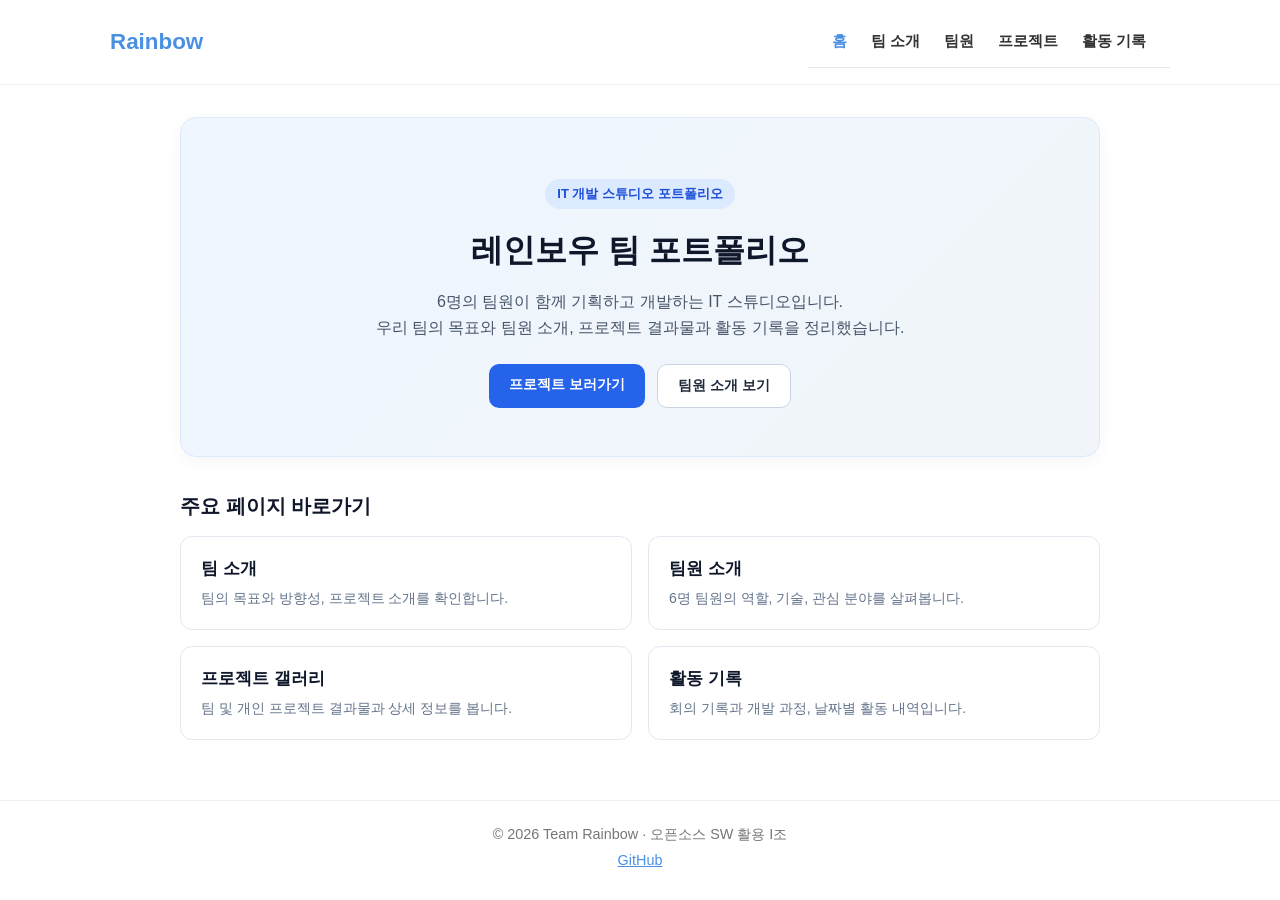
<file: index.html>
<!DOCTYPE html>
<html lang="ko">
<head>
  <meta charset="UTF-8">
  <meta name="viewport" content="width=device-width, initial-scale=1.0">
  <title>레인보우 - 메인</title>
  <link rel="stylesheet" href="css/style.css">
</head>
<body>
  <header class="site-header">
    <div class="header-inner">
      <a href="index.html" class="logo">Rainbow</a>

      <button class="menu-toggle" aria-label="메뉴 열기">☰</button>

      <nav class="nav">
        <a href="index.html">홈</a>
        <a href="about.html">팀 소개</a>
        <a href="members.html">팀원</a>
        <a href="projects.html">프로젝트</a>
        <a href="activities.html">활동 기록</a>
      </nav>
    </div>
  </header>

  
    <main class="main-content">
    <!-- 상단 팀 소개 박스 -->
    <section class="intro-banner">
      <p class="team-tag">IT 개발 스튜디오 포트폴리오</p>
      <h1>레인보우 팀 포트폴리오</h1>
      <p class="team-info">
        6명의 팀원이 함께 기획하고 개발하는 IT 스튜디오입니다.<br>
        우리 팀의 목표와 팀원 소개, 프로젝트 결과물과 활동 기록을 정리했습니다.
      </p>
      <div class="link-buttons">
        <a href="projects.html" class="btn-blue">프로젝트 보러가기</a>
        <a href="members.html" class="btn-white">팀원 소개 보기</a>
      </div>
    </section>

    <!-- 하단 주요 메뉴 4개 -->
    <section class="menu-section">
      <h2>주요 페이지 바로가기</h2>
      <div class="menu-list">
        <a href="about.html" class="menu-item">
          <h3>팀 소개</h3>
          <p>팀의 목표와 방향성, 프로젝트 소개를 확인합니다.</p>
        </a>
        <a href="members.html" class="menu-item">
          <h3>팀원 소개</h3>
          <p>6명 팀원의 역할, 기술, 관심 분야를 살펴봅니다.</p>
        </a>
        <a href="projects.html" class="menu-item">
          <h3>프로젝트 갤러리</h3>
          <p>팀 및 개인 프로젝트 결과물과 상세 정보를 봅니다.</p>
        </a>
        <a href="activities.html" class="menu-item">
          <h3>활동 기록</h3>
          <p>회의 기록과 개발 과정, 날짜별 활동 내역입니다.</p>
        </a>
      </div>
    </section>
  </main>

  <footer class="site-footer">
    <p>© 2026 Team Rainbow · 오픈소스 SW 활용 I조</p>
    <a href="https://github.com/matstar33/OpenSourceSW-I-Team" target="_blank">GitHub</a>
  </footer>

  <script src="js/main.js"></script>
</body>
</html>
</file>
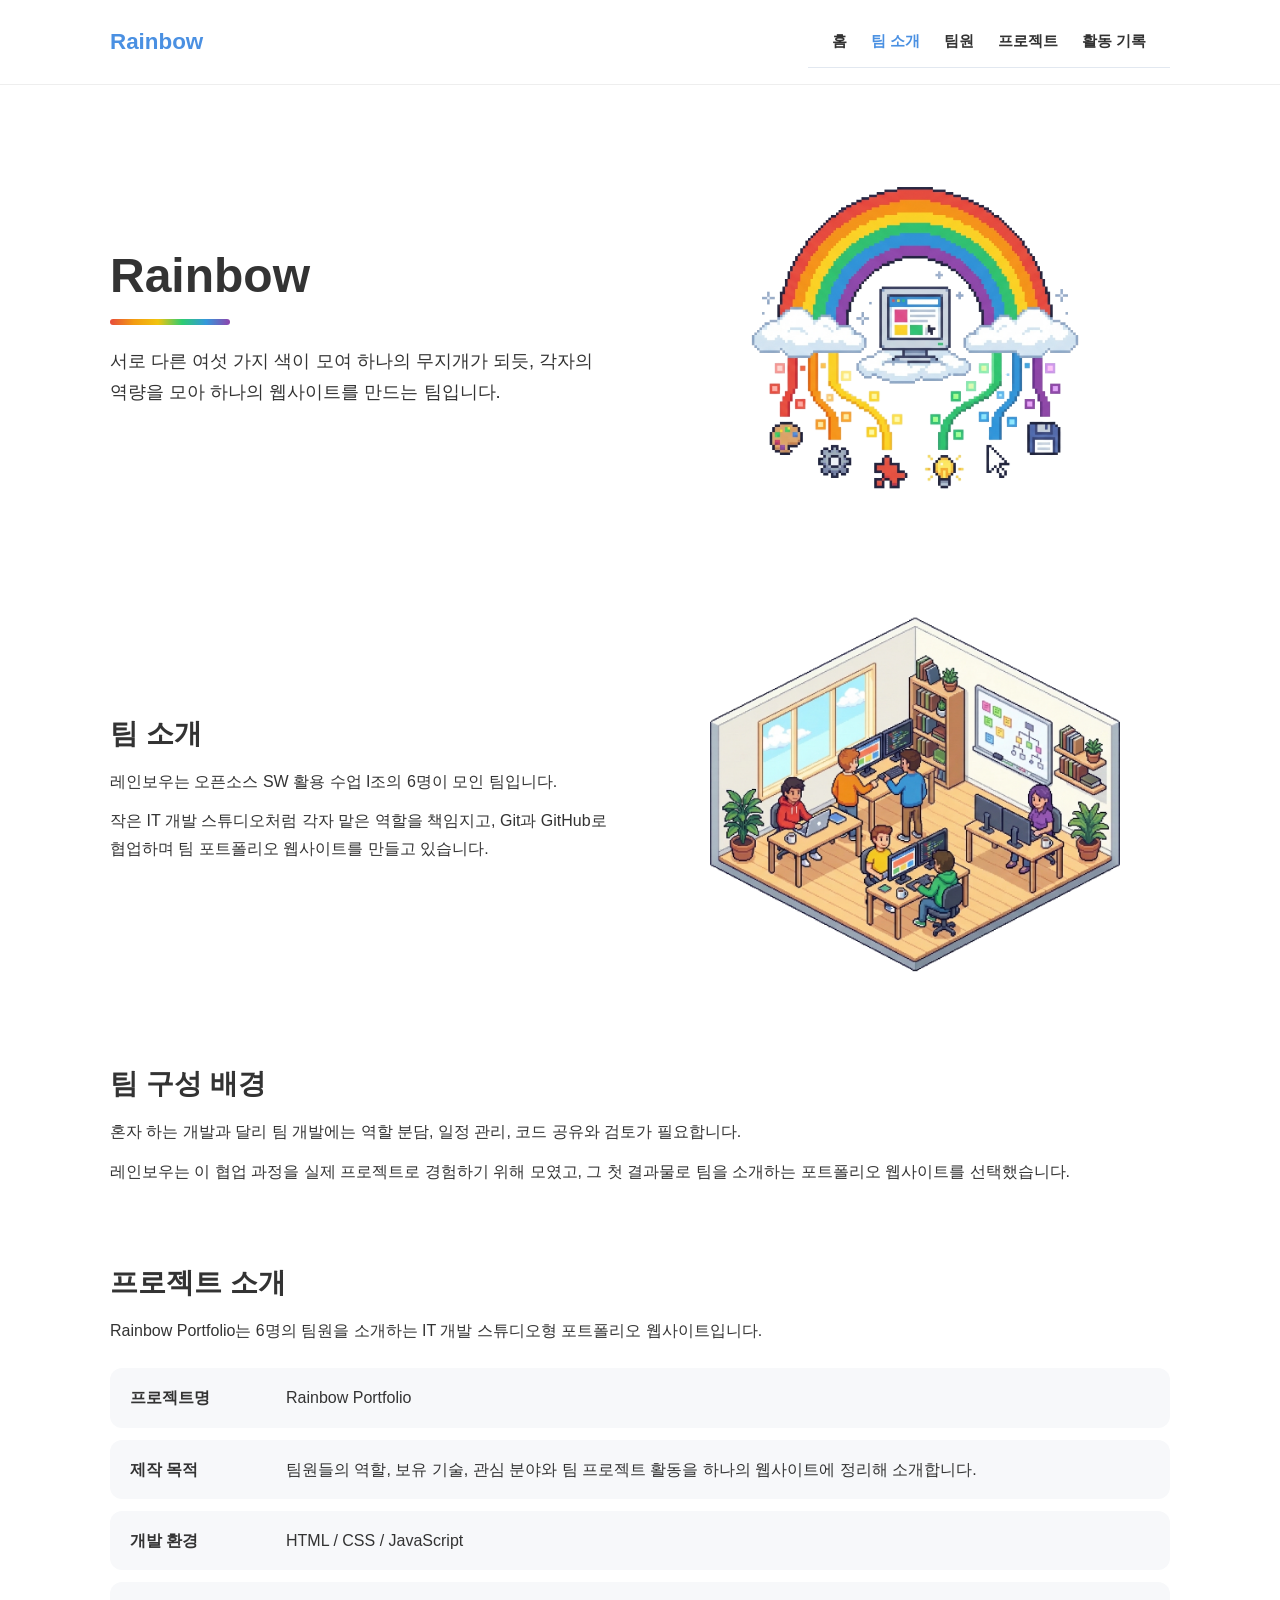
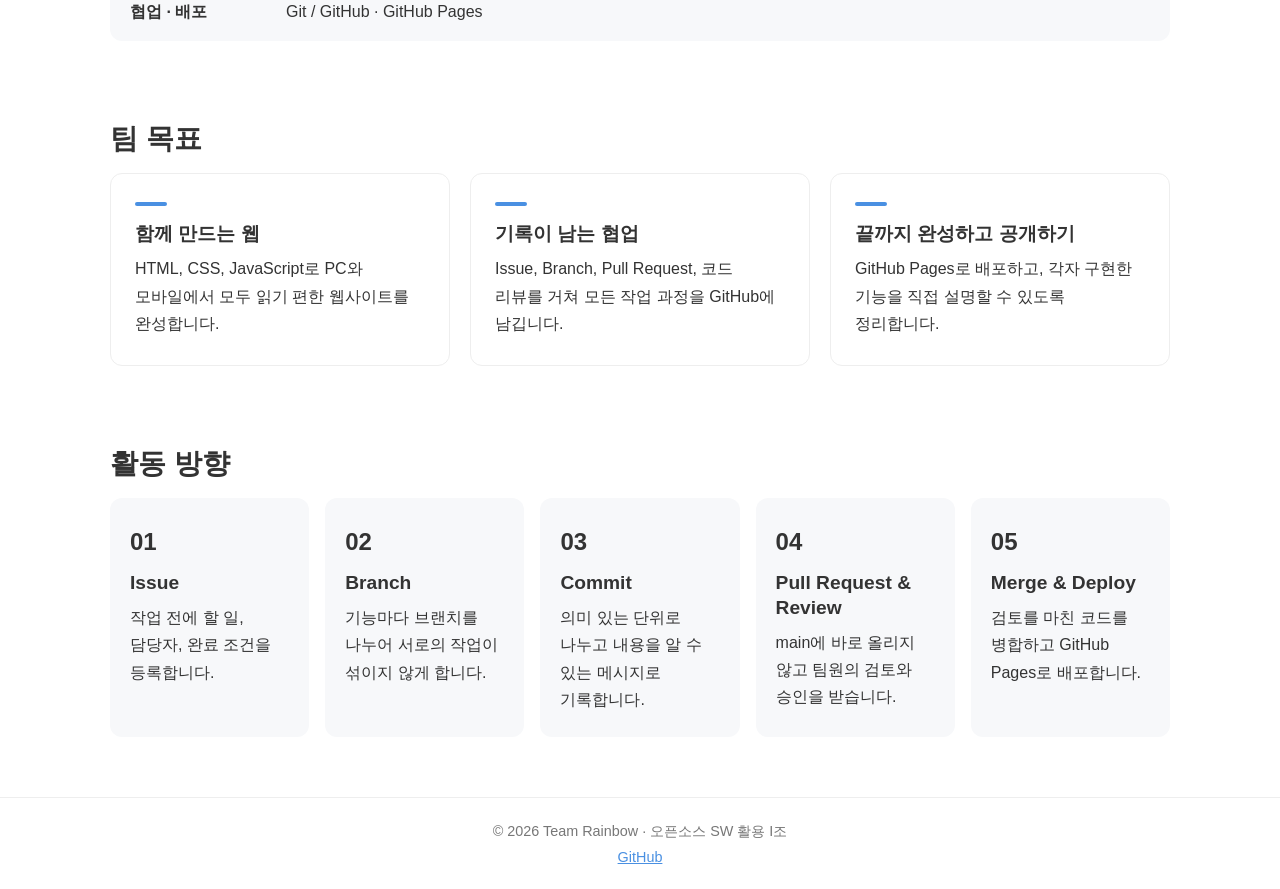
<file: about.html>
<!DOCTYPE html>
<html lang="ko">
<head>
  <meta charset="UTF-8">
  <meta name="viewport" content="width=device-width, initial-scale=1.0">
  <title>레인보우 - 팀 소개</title>
  <link rel="stylesheet" href="css/style.css">
  <link rel="stylesheet" href="css/about.css">
</head>
<body>
  <header class="site-header">
    <div class="header-inner">
      <a href="index.html" class="logo">Rainbow</a>

      <button class="menu-toggle" aria-label="메뉴 열기">☰</button>

      <nav class="nav">
        <a href="index.html">홈</a>
        <a href="about.html">팀 소개</a>
        <a href="members.html">팀원</a>
        <a href="projects.html">프로젝트</a>
        <a href="activities.html">활동 기록</a>
      </nav>
    </div>
  </header>

  <main class="about">
    <section class="about-hero">
      <div class="about-hero-text">
        <h1>Rainbow</h1>
        <p>서로 다른 여섯 가지 색이 모여 하나의 무지개가 되듯, 각자의 역량을 모아 하나의 웹사이트를 만드는 팀입니다.</p>
      </div>
      <figure class="about-figure">
        <img src="images/about-hero.png" alt="여섯 가지 색이 모여 무지개를 이루는 레인보우 팀 일러스트" width="1200" height="900">
      </figure>
    </section>

    <section class="about-section about-split">
      <div>
        <h2>팀 소개</h2>
        <p>레인보우는 오픈소스 SW 활용 수업 I조의 6명이 모인 팀입니다.</p>
        <p>작은 IT 개발 스튜디오처럼 각자 맡은 역할을 책임지고, Git과 GitHub로 협업하며 팀 포트폴리오 웹사이트를 만들고 있습니다.</p>
      </div>
      <figure class="about-figure">
        <img src="images/about-studio.png" alt="팀원들이 함께 웹사이트를 개발하는 스튜디오 일러스트" width="1200" height="900">
      </figure>
    </section>

    <section class="about-section">
      <h2>팀 구성 배경</h2>
      <p>혼자 하는 개발과 달리 팀 개발에는 역할 분담, 일정 관리, 코드 공유와 검토가 필요합니다.</p>
      <p>레인보우는 이 협업 과정을 실제 프로젝트로 경험하기 위해 모였고, 그 첫 결과물로 팀을 소개하는 포트폴리오 웹사이트를 선택했습니다.</p>
    </section>

    <section class="about-section">
      <h2>프로젝트 소개</h2>
      <p>Rainbow Portfolio는 6명의 팀원을 소개하는 IT 개발 스튜디오형 포트폴리오 웹사이트입니다.</p>
      <dl class="about-project-info">
        <div>
          <dt>프로젝트명</dt>
          <dd>Rainbow Portfolio</dd>
        </div>
        <div>
          <dt>제작 목적</dt>
          <dd>팀원들의 역할, 보유 기술, 관심 분야와 팀 프로젝트 활동을 하나의 웹사이트에 정리해 소개합니다.</dd>
        </div>
        <div>
          <dt>개발 환경</dt>
          <dd>HTML / CSS / JavaScript</dd>
        </div>
        <div>
          <dt>협업 · 배포</dt>
          <dd>Git / GitHub · GitHub Pages</dd>
        </div>
      </dl>
    </section>

    <section class="about-section">
      <h2>팀 목표</h2>
      <ul class="about-goals">
        <li class="about-goal">
          <h3>함께 만드는 웹</h3>
          <p>HTML, CSS, JavaScript로 PC와 모바일에서 모두 읽기 편한 웹사이트를 완성합니다.</p>
        </li>
        <li class="about-goal">
          <h3>기록이 남는 협업</h3>
          <p>Issue, Branch, Pull Request, 코드 리뷰를 거쳐 모든 작업 과정을 GitHub에 남깁니다.</p>
        </li>
        <li class="about-goal">
          <h3>끝까지 완성하고 공개하기</h3>
          <p>GitHub Pages로 배포하고, 각자 구현한 기능을 직접 설명할 수 있도록 정리합니다.</p>
        </li>
      </ul>
    </section>

    <section class="about-section">
      <h2>활동 방향</h2>
      <ol class="about-flow">
        <li>
          <h3>Issue</h3>
          <p>작업 전에 할 일, 담당자, 완료 조건을 등록합니다.</p>
        </li>
        <li>
          <h3>Branch</h3>
          <p>기능마다 브랜치를 나누어 서로의 작업이 섞이지 않게 합니다.</p>
        </li>
        <li>
          <h3>Commit</h3>
          <p>의미 있는 단위로 나누고 내용을 알 수 있는 메시지로 기록합니다.</p>
        </li>
        <li>
          <h3>Pull Request &amp; Review</h3>
          <p>main에 바로 올리지 않고 팀원의 검토와 승인을 받습니다.</p>
        </li>
        <li>
          <h3>Merge &amp; Deploy</h3>
          <p>검토를 마친 코드를 병합하고 GitHub Pages로 배포합니다.</p>
        </li>
      </ol>
    </section>
  </main>

  <footer class="site-footer">
    <p>© 2026 Team Rainbow · 오픈소스 SW 활용 I조</p>
    <a href="https://github.com/matstar33/OpenSourceSW-I-Team" target="_blank">GitHub</a>
  </footer>

  <script src="js/main.js"></script>
  <script src="js/about.js"></script>
</body>
</html>
</file>
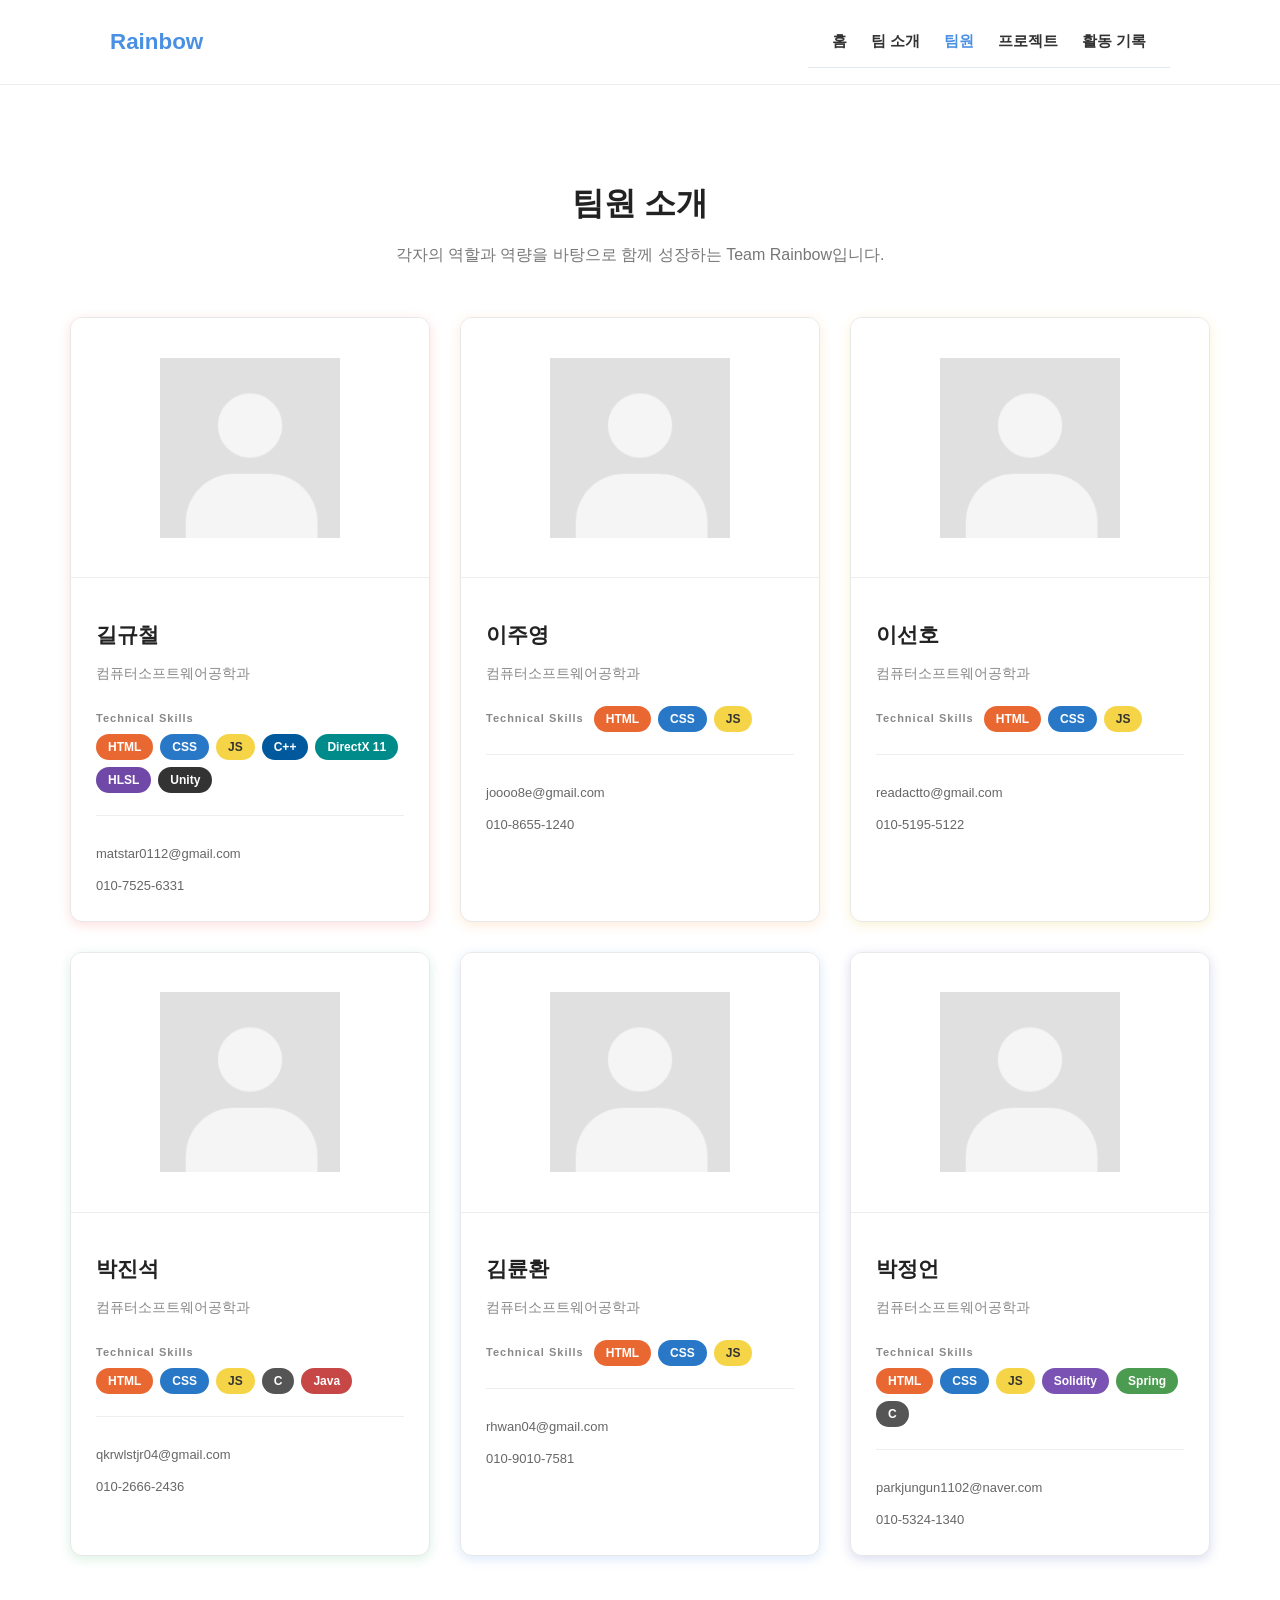
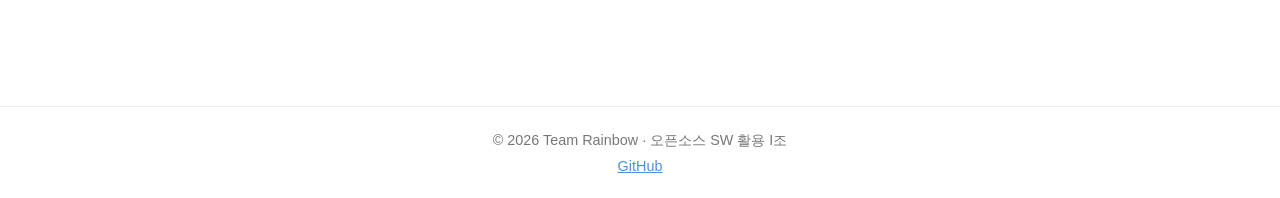
<file: members.html>
<!DOCTYPE html>
<html lang="ko">
<head>
  <meta charset="UTF-8">
  <meta name="viewport" content="width=device-width, initial-scale=1.0">
  <title>레인보우 - 팀원</title>
  <link rel="stylesheet" href="css/style.css">
  <link rel="stylesheet" href="css/members.css">
</head>
<body>
  <header class="site-header">
    <div class="header-inner">
      <a href="index.html" class="logo">Rainbow</a>

      <button class="menu-toggle" aria-label="메뉴 열기">☰</button>

      <nav class="nav">
        <a href="index.html">홈</a>
        <a href="about.html">팀 소개</a>
        <a href="members.html">팀원</a>
        <a href="projects.html">프로젝트</a>
        <a href="activities.html">활동 기록</a>
      </nav>
    </div>
  </header>

  <main>
    <section class="members-section">
      <div class="section-header">
        <h1>팀원 소개</h1>
        <p>각자의 역할과 역량을 바탕으로 함께 성장하는 Team Rainbow입니다.</p>
      </div>

      <div class="members-container">

        <!-- 길규철 -->
        <article class="member-card">
          <div class="member-image">
            <div class="member-photo-frame">
              <img src="images/길규철.png" alt="길규철 프로필 사진">
            </div>
          </div>
          <div class="member-info">
            <h2>길규철</h2>
            <p class="member-major">컴퓨터소프트웨어공학과</p>
            <div class="member-tech">
              <span class="tech-label">Technical Skills</span>
              <div class="tech-tags">
                <span class="tech-tag tech-html">HTML</span>
                <span class="tech-tag tech-css">CSS</span>
                <span class="tech-tag tech-js">JS</span>
                <span class="tech-tag tech-cpp">C++</span>
                <span class="tech-tag tech-directx">DirectX 11</span>
                <span class="tech-tag tech-hlsl">HLSL</span>
                <span class="tech-tag tech-unity">Unity</span>
              </div>
            </div>
            <div class="member-contact">
              <p class="member-email">matstar0112@gmail.com</p>
              <p class="member-phone">010-7525-6331</p>
            </div>
          </div>
        </article>

        <!-- 이주영 -->
        <article class="member-card">
          <div class="member-image">
            <div class="member-photo-frame">
              <img src="images/이주영.png" alt="이주영 프로필 사진">
            </div>
          </div>
          <div class="member-info">
            <h2>이주영</h2>
            <p class="member-major">컴퓨터소프트웨어공학과</p>
            <div class="member-tech">
              <span class="tech-label">Technical Skills</span>
              <div class="tech-tags">
                <span class="tech-tag tech-html">HTML</span>
                <span class="tech-tag tech-css">CSS</span>
                <span class="tech-tag tech-js">JS</span>
              </div>
            </div>
            <div class="member-contact">
              <p class="member-email">joooo8e@gmail.com</p>
              <p class="member-phone">010-8655-1240</p>
            </div>
          </div>
        </article>

        <!-- 이선호 -->
        <article class="member-card">
          <div class="member-image">
            <div class="member-photo-frame">
              <img src="images/이선호.png" alt="이선호 프로필 사진">
            </div>
          </div>
          <div class="member-info">
            <h2>이선호</h2>
            <p class="member-major">컴퓨터소프트웨어공학과</p>
            <div class="member-tech">
              <span class="tech-label">Technical Skills</span>
              <div class="tech-tags">
                <span class="tech-tag tech-html">HTML</span>
                <span class="tech-tag tech-css">CSS</span>
                <span class="tech-tag tech-js">JS</span>
              </div>
            </div>
            <div class="member-contact">
              <p class="member-email">readactto@gmail.com</p>
              <p class="member-phone">010-5195-5122</p>
            </div>
          </div>
        </article>

        <!-- 박진석 -->
        <article class="member-card">
          <div class="member-image">
            <div class="member-photo-frame">
              <img src="images/박진석.png" alt="박진석 프로필 사진">
            </div>
          </div>
          <div class="member-info">
            <h2>박진석</h2>
            <p class="member-major">컴퓨터소프트웨어공학과</p>
            <div class="member-tech">
              <span class="tech-label">Technical Skills</span>
              <div class="tech-tags">
                <span class="tech-tag tech-html">HTML</span>
                <span class="tech-tag tech-css">CSS</span>
                <span class="tech-tag tech-js">JS</span>
                <span class="tech-tag tech-c">C</span>
                <span class="tech-tag tech-java">Java</span>
              </div>
            </div>
            <div class="member-contact">
              <p class="member-email">qkrwlstjr04@gmail.com</p>
              <p class="member-phone">010-2666-2436</p>
            </div>
          </div>
        </article>

        <!-- 김륜환 -->
        <article class="member-card">
          <div class="member-image">
            <div class="member-photo-frame">
              <img src="images/김륜환.png" alt="김륜환 프로필 사진">
            </div>
          </div>
          <div class="member-info">
            <h2>김륜환</h2>
            <p class="member-major">컴퓨터소프트웨어공학과</p>
            <div class="member-tech">
              <span class="tech-label">Technical Skills</span>
              <div class="tech-tags">
                <span class="tech-tag tech-html">HTML</span>
                <span class="tech-tag tech-css">CSS</span>
                <span class="tech-tag tech-js">JS</span>
              </div>
            </div>
            <div class="member-contact">
              <p class="member-email">rhwan04@gmail.com</p>
              <p class="member-phone">010-9010-7581</p>
            </div>
          </div>
        </article>

        <!-- 박정언 -->
        <article class="member-card">
          <div class="member-image">
            <div class="member-photo-frame">
              <img src="images/박정언.png" alt="박정언 프로필 사진">
            </div>
          </div>
          <div class="member-info">
            <h2>박정언</h2>
            <p class="member-major">컴퓨터소프트웨어공학과</p>
            <div class="member-tech">
              <span class="tech-label">Technical Skills</span>
              <div class="tech-tags">
                <span class="tech-tag tech-html">HTML</span>
                <span class="tech-tag tech-css">CSS</span>
                <span class="tech-tag tech-js">JS</span>
                <span class="tech-tag tech-solidity">Solidity</span>
                <span class="tech-tag tech-spring">Spring</span>
                <span class="tech-tag tech-c">C</span>
              </div>
            </div>
            <div class="member-contact">
              <p class="member-email">parkjungun1102@naver.com</p>
              <p class="member-phone">010-5324-1340</p>
            </div>
          </div>
        </article>

      </div>
    </section>
  </main>

  <footer class="site-footer">
    <p>© 2026 Team Rainbow · 오픈소스 SW 활용 I조</p>
    <a href="https://github.com/matstar33/OpenSourceSW-I-Team" target="_blank">GitHub</a>
  </footer>

  <script src="js/main.js"></script>
  <script src="js/members.js"></script>
</body>
</html>
</file>
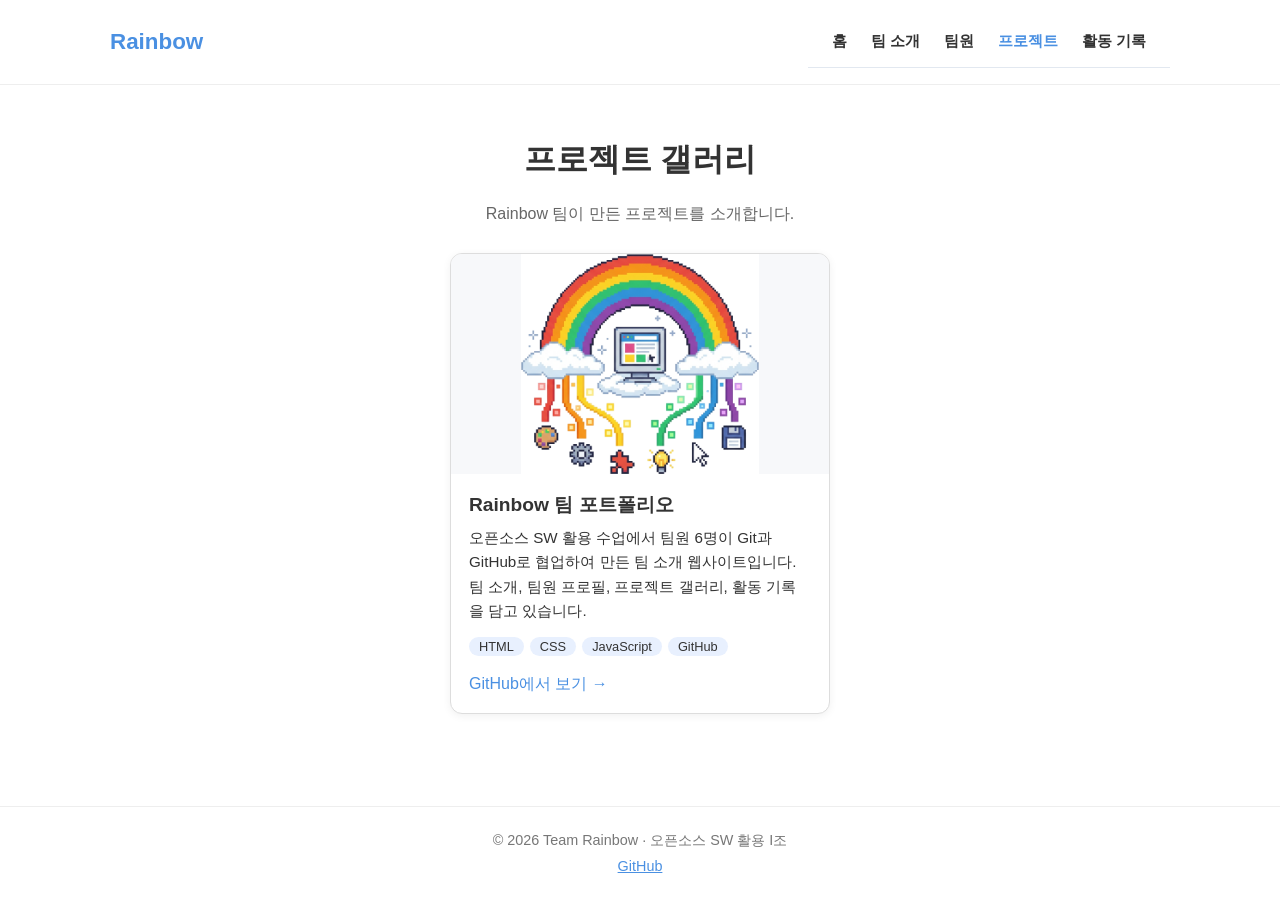
<file: projects.html>
<!DOCTYPE html>
<html lang="ko">
<head>
  <meta charset="UTF-8">
  <meta name="viewport" content="width=device-width, initial-scale=1.0">
  <title>레인보우 - 프로젝트</title>
  <link rel="stylesheet" href="css/style.css">
  <link rel="stylesheet" href="css/projects.css">
</head>
<body>
  <header class="site-header">
    <div class="header-inner">
      <a href="index.html" class="logo">Rainbow</a>

      <button class="menu-toggle" aria-label="메뉴 열기">☰</button>

      <nav class="nav">
        <a href="index.html">홈</a>
        <a href="about.html">팀 소개</a>
        <a href="members.html">팀원</a>
        <a href="projects.html">프로젝트</a>
        <a href="activities.html">활동 기록</a>
      </nav>
    </div>
  </header>

  <main class="projects-page">
    <h1>프로젝트 갤러리</h1>
    <p class="intro">Rainbow 팀이 만든 프로젝트를 소개합니다.</p>

    <section class="project-grid">
      <article class="project-card">
        <img src="images/projects/project1.png" alt="Rainbow 팀 포트폴리오 웹사이트 대표 화면">
        <div class="card-body">
          <h2>Rainbow 팀 포트폴리오</h2>
          <p>오픈소스 SW 활용 수업에서 팀원 6명이 Git과 GitHub로 협업하여 만든 팀 소개 웹사이트입니다. 팀 소개, 팀원 프로필, 프로젝트 갤러리, 활동 기록을 담고 있습니다.</p>
          <ul class="tags">
            <li>HTML</li>
            <li>CSS</li>
            <li>JavaScript</li>
            <li>GitHub</li>
          </ul>
          <a href="https://github.com/matstar33/OpenSourceSW-I-Team" target="_blank" rel="noopener" class="detail-link">GitHub에서 보기 →</a>
        </div>
      </article>
    </section>
  </main>

  <footer class="site-footer">
    <p>© 2026 Team Rainbow · 오픈소스 SW 활용 I조</p>
    <a href="https://github.com/matstar33/OpenSourceSW-I-Team" target="_blank">GitHub</a>
  </footer>

  <script src="js/main.js"></script>
</body>
</html>
</file>
<file: css/style.css>
:root {
  --main-color: #333;
  --point-color: #4a90e2;
  --bg-color: #fff;
  --font: 'Pretendard', sans-serif;
}

* {
  box-sizing: border-box;
}

body {
  margin: 0;
  font-family: var(--font);
  color: var(--main-color);
  background: var(--bg-color);
}

img {
  max-width: 100%;
}
/* 메인 페이지 스타일 */
/* 메인 페이지 스타일 */
header nav {
  display: flex;
  gap: 20px;
  padding: 16px 24px;
  background-color: #ffffff;
  border-bottom: 1px solid #e2e8f0;
}

header nav a {
  text-decoration: none;
  color: #334155;
  font-weight: 600;
  font-size: 15px;
}

header nav a:hover {
  color: #2563eb;
}

.main-content {
  max-width: 960px;
  margin: 32px auto;
  padding: 0 20px;
}

/* 상단 히어로 배너 */
.intro-banner {
  text-align: center;
  background: linear-gradient(135deg, #eff6ff 0%, #f1f5f9 100%);
  border: 1px solid #dbeafe;
  border-radius: 16px;
  padding: 48px 24px;
  margin-bottom: 36px;
  box-shadow: 0 4px 16px rgba(15, 23, 42, 0.04);
}

.team-tag {
  display: inline-block;
  background-color: #dbeafe;
  color: #1d4ed8;
  font-size: 13px;
  font-weight: 700;
  padding: 6px 12px;
  border-radius: 999px;
  margin-bottom: 12px;
}

.intro-banner h1 {
  margin: 8px 0 12px;
  font-size: 32px;
  color: #0f172a;
}

.team-info {
  color: #475569;
  line-height: 1.6;
  margin-bottom: 24px;
}

/* 버튼 스타일 */
.link-buttons {
  display: flex;
  justify-content: center;
  gap: 12px;
  flex-wrap: wrap;
}

.btn-blue,
.btn-white {
  display: inline-block;
  padding: 12px 20px;
  border-radius: 10px;
  text-decoration: none;
  font-weight: 600;
  font-size: 14px;
  transition: transform 0.15s ease, background-color 0.15s ease;
}

.btn-blue {
  background-color: #2563eb;
  color: #ffffff;
}

.btn-blue:hover {
  background-color: #1d4ed8;
  transform: translateY(-2px);
}

.btn-white {
  background-color: #ffffff;
  color: #1e293b;
  border: 1px solid #cbd5e1;
}

.btn-white:hover {
  background-color: #f8fafc;
  transform: translateY(-2px);
}

/* 주요 페이지 바로가기 카드 그리드 */
.menu-section h2 {
  font-size: 20px;
  margin-bottom: 16px;
  color: #0f172a;
}

.menu-list {
  display: grid;
  grid-template-columns: repeat(2, 1fr);
  gap: 16px;
}

.menu-item {
  display: block;
  text-decoration: none;
  background-color: #ffffff;
  border: 1px solid #e2e8f0;
  border-radius: 12px;
  padding: 20px;
  transition: transform 0.15s ease, border-color 0.15s ease, box-shadow 0.15s ease;
}

.menu-item:hover {
  transform: translateY(-3px);
  border-color: #93c5fd;
  box-shadow: 0 8px 20px rgba(15, 23, 42, 0.06);
}

.menu-item h3 {
  margin: 0 0 8px;
  font-size: 17px;
  color: #0f172a;
}

.menu-item p {
  margin: 0;
  font-size: 14px;
  color: #64748b;
  line-height: 1.5;
}

/* 모바일 화면 대응 */
@media (max-width: 640px) {
  .menu-list {
    grid-template-columns: 1fr;
  }

  .intro-banner h1 {
    font-size: 26px;
  }
}

/* 헤더 */
.site-header {
  position: sticky;
  top: 0;
  background: var(--bg-color);
  border-bottom: 1px solid #eee;
  z-index: 100;
}

.header-inner {
  position: relative;
  max-width: 1100px;
  margin: 0 auto;
  padding: 16px 20px;
  display: flex;
  align-items: center;
  justify-content: space-between;
}

.logo {
  font-size: 1.4rem;
  font-weight: 700;
  color: var(--point-color);
  text-decoration: none;
}

.nav {
  display: flex;
  gap: 24px;
}

.nav a {
  color: var(--main-color);
  text-decoration: none;
}

.nav a:hover,
.nav a.active {
  color: var(--point-color);
  font-weight: 700;
}

.menu-toggle {
  display: none;
  background: none;
  border: none;
  font-size: 1.5rem;
  cursor: pointer;
}

/* 푸터 */
.site-footer {
  margin-top: 60px;
  padding: 24px 20px;
  text-align: center;
  border-top: 1px solid #eee;
  font-size: 0.9rem;
  color: #777;
}

.site-footer p {
  margin: 0 0 8px;
}

.site-footer a {
  color: var(--point-color);
}

/* 모바일 */
@media (max-width: 768px) {
  .menu-toggle {
    display: block;
  }

  .nav {
    display: none;
    position: absolute;
    top: 100%;
    left: 0;
    right: 0;
    flex-direction: column;
    gap: 0;
    background: var(--bg-color);
    border-bottom: 1px solid #eee;
  }

  .nav.open {
    display: flex;
  }

  .nav a {
    padding: 14px 20px;
  }
}
</file>
<file: css/about.css>
/* 팀 소개 페이지 (about.html) 전용 스타일 */

.about {
  max-width: 1100px;
  margin: 0 auto;
  padding: 56px 20px 0;
  line-height: 1.7;
  word-break: keep-all;
}

.about h1,
.about h2,
.about h3 {
  line-height: 1.3;
}

.about h2 {
  margin: 0 0 16px;
  font-size: 1.75rem;
}

.about h3 {
  margin: 0 0 8px;
  font-size: 1.2rem;
}

.about p {
  margin: 0 0 12px;
}

/* 상단 소개 */
.about-hero {
  display: grid;
  grid-template-columns: 1fr 1fr;
  gap: 40px;
  align-items: center;
}

.about-hero h1 {
  margin: 0 0 20px;
  font-size: 3rem;
}

/* 팀명을 상징하는 6색 띠 */
.about-hero h1::after {
  content: '';
  display: block;
  width: 120px;
  height: 6px;
  margin-top: 12px;
  border-radius: 3px;
  background: linear-gradient(
    90deg,
    #e74c3c,
    #f39c12,
    #f1c40f,
    #2ecc71,
    #3498db,
    #8e44ad
  );
}

.about-hero p {
  font-size: 1.15rem;
}

/* 이미지 자리: 비율을 고정해 이미지가 없어도 레이아웃이 유지됨 */
.about-figure {
  margin: 0;
  aspect-ratio: 4 / 3;
  border-radius: 16px;
  overflow: hidden;
  background: transparent;
}

.about-figure img {
  display: block;
  width: 100%;
  height: 100%;
  object-fit: contain;
}

/* 섹션 공통 */
.about-section {
  margin-top: 80px;
}

.about-split {
  display: grid;
  grid-template-columns: 1fr 1fr;
  gap: 40px;
  align-items: center;
}

/* 프로젝트 소개 */
.about-project-info {
  display: grid;
  gap: 12px;
  margin: 24px 0 0;
}

.about-project-info div {
  display: grid;
  grid-template-columns: 140px 1fr;
  gap: 16px;
  padding: 16px 20px;
  border-radius: 12px;
  background: #f7f8fa;
}

.about-project-info dt {
  font-weight: 700;
}

.about-project-info dd {
  margin: 0;
}

/* 팀 목표 카드 */
.about-goals {
  display: grid;
  grid-template-columns: repeat(3, 1fr);
  gap: 20px;
  margin: 0;
  padding: 0;
  list-style: none;
}

.about-goal {
  padding: 28px 24px;
  border: 1px solid #eee;
  border-radius: 12px;
}

.about-goal h3::before {
  content: '';
  display: block;
  width: 32px;
  height: 4px;
  margin-bottom: 16px;
  border-radius: 2px;
  background: var(--point-color);
}

.about-goal p {
  margin: 0;
}

/* 활동 방향 단계 */
.about-flow {
  display: grid;
  grid-template-columns: repeat(auto-fit, minmax(180px, 1fr));
  gap: 16px;
  margin: 0;
  padding: 0;
  list-style: none;
  counter-reset: step;
}

.about-flow li {
  padding: 24px 20px;
  border-radius: 12px;
  background: #f7f8fa;
  counter-increment: step;
}

.about-flow li::before {
  content: counter(step, decimal-leading-zero);
  display: block;
  margin-bottom: 8px;
  font-size: 1.5rem;
  font-weight: 700;
  color: var(--main-color);
}

.about-flow p {
  margin: 0;
}

/* 스크롤 등장 효과 (js/about.js가 reveal 클래스를 붙인 경우에만 적용) */
.reveal {
  opacity: 0;
  transform: translateY(24px);
  transition:
    opacity 0.6s ease-out,
    transform 0.6s ease-out;
}

.reveal.is-visible {
  opacity: 1;
  transform: none;
}

/* 모바일 */
@media (max-width: 768px) {
  .about {
    padding-top: 32px;
  }

  .about-hero,
  .about-split,
  .about-goals {
    grid-template-columns: 1fr;
  }

  .about-hero {
    gap: 24px;
  }

  .about-hero h1 {
    font-size: 2.25rem;
  }

  .about-section {
    margin-top: 56px;
  }

  .about h2 {
    font-size: 1.5rem;
  }

  .about-project-info div {
    grid-template-columns: 1fr;
    gap: 4px;
  }
}
</file>
<file: css/members.css>
/*
  팀원 소개 페이지
*/

/* 팀원 소개 영역 */
.members-section {
  width: 100%;
  max-width: 1200px;
  margin: 0 auto;
  padding: 70px 30px 90px;
}

/* 페이지 제목 */
.section-header {
  text-align: center;
  margin-bottom: 50px;
}

.section-header h1 {
  font-size: 32px;
  color: #222;
  margin-bottom: 15px;
}

.section-header p {
  font-size: 16px;
  color: #777;
  line-height: 1.6;
}

/* 팀원 카드 전체 */
.members-container {
  display: grid;
  grid-template-columns: repeat(3, minmax(0, 1fr));
  gap: 30px;
}

/* 개별 카드 및 기본 그림자 색상 */
.member-card {
  --card-shadow-color: rgba(138, 92, 180, 0.16);

  min-width: 0;
  background-color: #fff;
  border: 1px solid #e8e8e8;
  border-radius: 12px;
  overflow: hidden;
  box-shadow: 0 3px 12px var(--card-shadow-color);
  transition: transform 0.3s ease, box-shadow 0.3s ease;
}

/* 카드별 레인보우 그림자 색상 */

/* 1번째 - 빨강 */
.member-card:nth-child(1) {
  --card-shadow-color: rgba(255, 70, 70, 0.18);
}

/* 2번째 - 주황 */
.member-card:nth-child(2) {
  --card-shadow-color: rgba(255, 145, 50, 0.18);
}

/* 3번째 - 노랑 */
.member-card:nth-child(3) {
  --card-shadow-color: rgba(230, 190, 40, 0.20);
}

/* 4번째 - 초록 */
.member-card:nth-child(4) {
  --card-shadow-color: rgba(50, 180, 100, 0.18);
}

/* 5번째 - 파랑 */
.member-card:nth-child(5) {
  --card-shadow-color: rgba(50, 125, 230, 0.18);
}

/* 6번째 - 남색 */
.member-card:nth-child(6) {
  --card-shadow-color: rgba(65, 75, 170, 0.20);
}

/* 카드 호버 효과 */
.member-card:hover {
  transform: translateY(-6px);
  box-shadow: 0 14px 28px var(--card-shadow-color);
}

/* 사진 전체 영역 */
.member-image {
  width: 100%;
  height: 260px;
  background-color: #fff;
  border-bottom: 1px solid #eee;
  display: flex;
  justify-content: center;
  align-items: center;
  overflow: hidden;
}

/* 사진이 들어가는 별도 네모 박스 */
.member-photo-frame {
  width: 180px;
  height: 240px;
  background-color: transparent;
  overflow: hidden;
  display: flex;
  justify-content: center;
  align-items: center;
}

/* 실제 사진 */
.member-photo-frame img {
  display: block;
  width: 100%;
  height: 100%;
  object-fit: contain;
  object-position: center center;
  transition: transform 0.35s ease;
}

/* 이미지 확대 효과 */
.member-photo-frame img.is-zoomed {
  transform: scale(1.04);
}

/* 카드 내부 정보 */
.member-info {
  min-width: 0;
  padding: 25px;
}

.member-info h2 {
  font-size: 21px;
  color: #222;
  margin-bottom: 8px;
}

/* 소속 및 전공 */
.member-major {
  font-size: 14px;
  color: #888;
  margin-bottom: 22px;
  line-height: 1.5;
}

/* 관심 기술 영역 */
.member-tech {
  display: flex;
  align-items: flex-start;
  gap: 10px;
  margin-bottom: 22px;
  flex-wrap: wrap;
}

.tech-label {
  font-size: 11px;
  font-weight: bold;
  color: #888;
  letter-spacing: 1px;
  padding-top: 6px;
}

/* 기술 배지 전체 */
.tech-tags {
  display: flex;
  align-items: center;
  gap: 7px;
  flex-wrap: wrap;
  min-width: 0;
}

/* 기술 배지 공통 스타일 */
.tech-tag {
  display: inline-block;
  font-size: 12px;
  font-weight: 700;
  padding: 6px 12px;
  border-radius: 20px;
  white-space: nowrap;
}

/* HTML - 주황색 */
.tech-html {
  color: #fff;
  background-color: #e96832;
}

/* CSS - 파란색 */
.tech-css {
  color: #fff;
  background-color: #2878c7;
}

/* JS - 노란색 */
.tech-js {
  color: #333;
  background-color: #f5d547;
}

/* C - 짙은 회색 */
.tech-c {
  color: #fff;
  background-color: #555;
}

/* Java - 빨간색 */
.tech-java {
  color: #fff;
  background-color: #c74646;
}

/* Solidity - 보라색 */
.tech-solidity {
  color: #fff;
  background-color: #7952b3;
}

/* Spring - 초록색 */
.tech-spring {
  color: #fff;
  background-color: #4b9b50;
}

/* C++ - 파란색 */
.tech-cpp {
  color: #fff;
  background-color: #00599c;
}

/* DirectX 11 - 청록색 */
.tech-directx {
  color: #fff;
  background-color: #008b8b;
}

/* HLSL - 보라색 */
.tech-hlsl {
  color: #fff;
  background-color: #7048a8;
}

/* Unity - 검정색 */
.tech-unity {
  color: #fff;
  background-color: #333;
}

/* 연락처 영역 */
.member-contact {
  border-top: 1px solid #eee;
  padding-top: 15px;
  overflow-wrap: anywhere;
}

.member-contact p {
  font-size: 13px;
  color: #666;
  margin-bottom: 9px;
  line-height: 1.5;
}

.member-contact p:last-child {
  margin-bottom: 0;
}

/* 태블릿 화면 */
@media (max-width: 900px) {
  .members-section {
    padding: 55px 25px 70px;
  }

  .members-container {
    grid-template-columns: repeat(2, minmax(0, 1fr));
    gap: 25px;
  }

  .member-info {
    padding: 22px;
  }
}

/* 모바일 화면 */
@media (max-width: 600px) {
  .members-section {
    padding: 40px 18px 60px;
  }

  .section-header {
    margin-bottom: 35px;
  }

  .section-header h1 {
    font-size: 26px;
  }

  .section-header p {
    font-size: 14px;
  }

  .members-container {
    grid-template-columns: 1fr;
    gap: 22px;
  }

  .member-image {
    height: 260px;
  }

  .member-photo-frame {
    width: 180px;
    height: 240px;
  }

  .member-info {
    padding: 22px;
  }

  .member-info h2 {
    font-size: 19px;
  }

  .member-tech {
    gap: 8px;
  }

  .tech-label {
    font-size: 10px;
  }

  .tech-tag {
    font-size: 11px;
    padding: 6px 10px;
  }

  .member-contact p {
    font-size: 12px;
  }
}

/* 작은 모바일 화면 */
@media (max-width: 380px) {
  .members-section {
    padding-left: 14px;
    padding-right: 14px;
  }

  .member-info {
    padding: 18px;
  }

  .member-image {
    height: 240px;
  }

  .member-photo-frame {
    width: 165px;
    height: 220px;
  }
}

/* 터치 화면에서는 호버 이동 효과 제외 */
@media (hover: none) {
  .member-card:hover {
    transform: none;
    box-shadow: 0 3px 12px var(--card-shadow-color);
  }
}
</file>
<file: css/projects.css>
.projects-page {
  max-width: 1100px;
  margin: 0 auto;
  padding: 32px 16px;
  text-align: center;
}

.projects-page .intro {
  color: #666;
  margin-bottom: 8px;
}

/* 카드가 1개면 가운데, 늘어나면 자동으로 여러 열 */
.project-grid {
  display: grid;
  grid-template-columns: repeat(auto-fit, minmax(280px, 380px));
  justify-content: center;
  gap: 24px;
  margin-top: 28px;
}

.project-card {
  border: 1px solid #ddd;
  border-radius: 12px;
  overflow: hidden;
  background: #fff;
  text-align: left;
  box-shadow: 0 2px 8px rgba(0, 0, 0, 0.06);
}

.project-card img {
  width: 100%;
  height: 220px;
  object-fit: contain;   /* cover → contain */
  background: #f7f8fa;
  display: block;
}

.card-body {
  padding: 18px;
}

.card-body h2 {
  margin: 0 0 8px;
  font-size: 1.2rem;
}

.card-body p {
  margin: 0;
  font-size: 0.95rem;
  line-height: 1.6;
}

.tags {
  list-style: none;
  padding: 0;
  display: flex;
  flex-wrap: wrap;
  gap: 6px;
  margin: 14px 0;
}

.tags li {
  background: #e8f0fe;
  padding: 2px 10px;
  border-radius: 10px;
  font-size: 0.8rem;
}

.detail-link {
  display: inline-block;
  margin-top: 4px;
  color: #4a90e2;
  text-decoration: none;
}

.detail-link:hover {
  text-decoration: underline;
}

/* 모바일: 카드가 화면 폭에 맞게 */
@media (max-width: 600px) {
  .project-grid {
    grid-template-columns: 1fr;
  }
}
</file>
